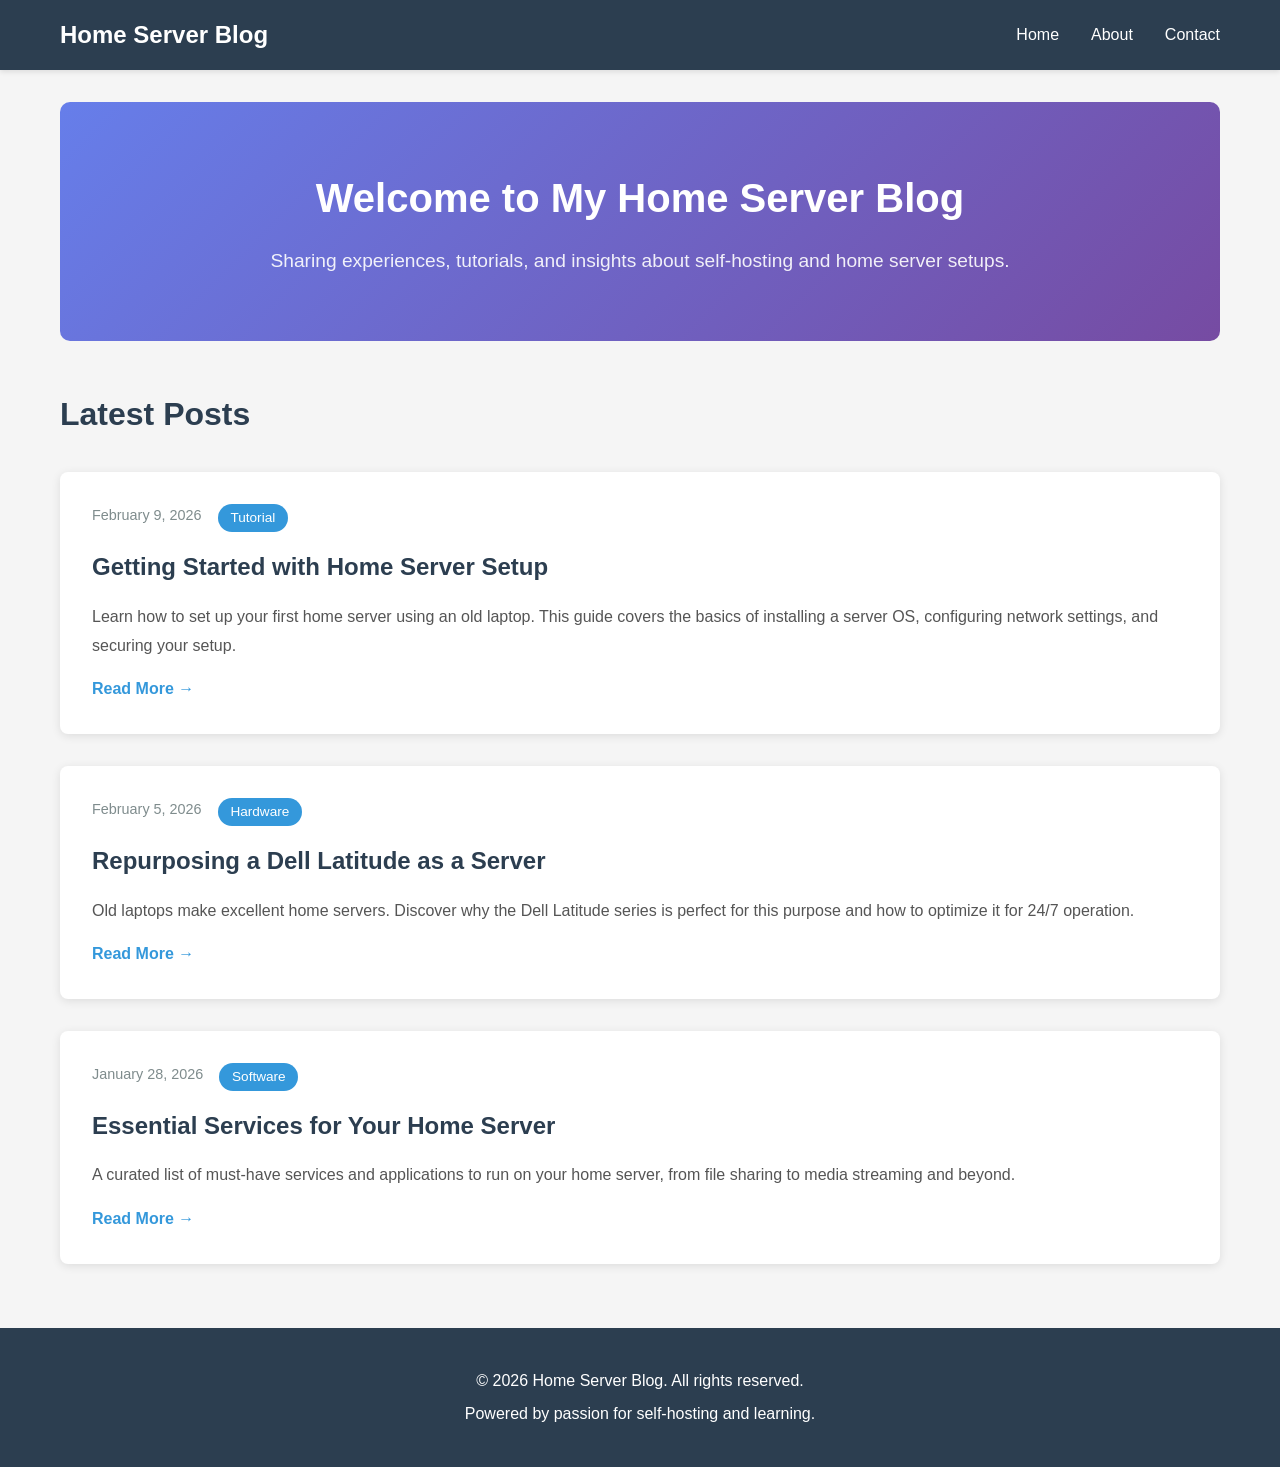
<file: index.html>
<!DOCTYPE html>
<html lang="en">
<head>
    <meta charset="UTF-8">
    <meta name="viewport" content="width=device-width, initial-scale=1.0">
    <title>Home Server Blog</title>
    <link rel="stylesheet" href="style.css">
</head>
<body>
    <header>
        <nav class="navbar">
            <div class="container">
                <h1 class="logo">Home Server Blog</h1>
                <ul class="nav-menu">
                    <li><a href="index.html">Home</a></li>
                    <li><a href="#about">About</a></li>
                    <li><a href="#contact">Contact</a></li>
                </ul>
            </div>
        </nav>
    </header>

    <main class="container">
        <section class="hero">
            <h2>Welcome to My Home Server Blog</h2>
            <p>Sharing experiences, tutorials, and insights about self-hosting and home server setups.</p>
        </section>

        <section class="blog-posts">
            <h3>Latest Posts</h3>
            
            <article class="post-card">
                <div class="post-meta">
                    <span class="post-date">February 9, 2026</span>
                    <span class="post-category">Tutorial</span>
                </div>
                <h4><a href="sample-post.html">Getting Started with Home Server Setup</a></h4>
                <p>Learn how to set up your first home server using an old laptop. This guide covers the basics of installing a server OS, configuring network settings, and securing your setup.</p>
                <a href="sample-post.html" class="read-more">Read More →</a>
            </article>

            <article class="post-card">
                <div class="post-meta">
                    <span class="post-date">February 5, 2026</span>
                    <span class="post-category">Hardware</span>
                </div>
                <h4><a href="#">Repurposing a Dell Latitude as a Server</a></h4>
                <p>Old laptops make excellent home servers. Discover why the Dell Latitude series is perfect for this purpose and how to optimize it for 24/7 operation.</p>
                <a href="#" class="read-more">Read More →</a>
            </article>

            <article class="post-card">
                <div class="post-meta">
                    <span class="post-date">January 28, 2026</span>
                    <span class="post-category">Software</span>
                </div>
                <h4><a href="#">Essential Services for Your Home Server</a></h4>
                <p>A curated list of must-have services and applications to run on your home server, from file sharing to media streaming and beyond.</p>
                <a href="#" class="read-more">Read More →</a>
            </article>
        </section>
    </main>

    <footer>
        <div class="container">
            <p>&copy; 2026 Home Server Blog. All rights reserved.</p>
            <p>Powered by passion for self-hosting and learning.</p>
        </div>
    </footer>
</body>
</html>
</file>
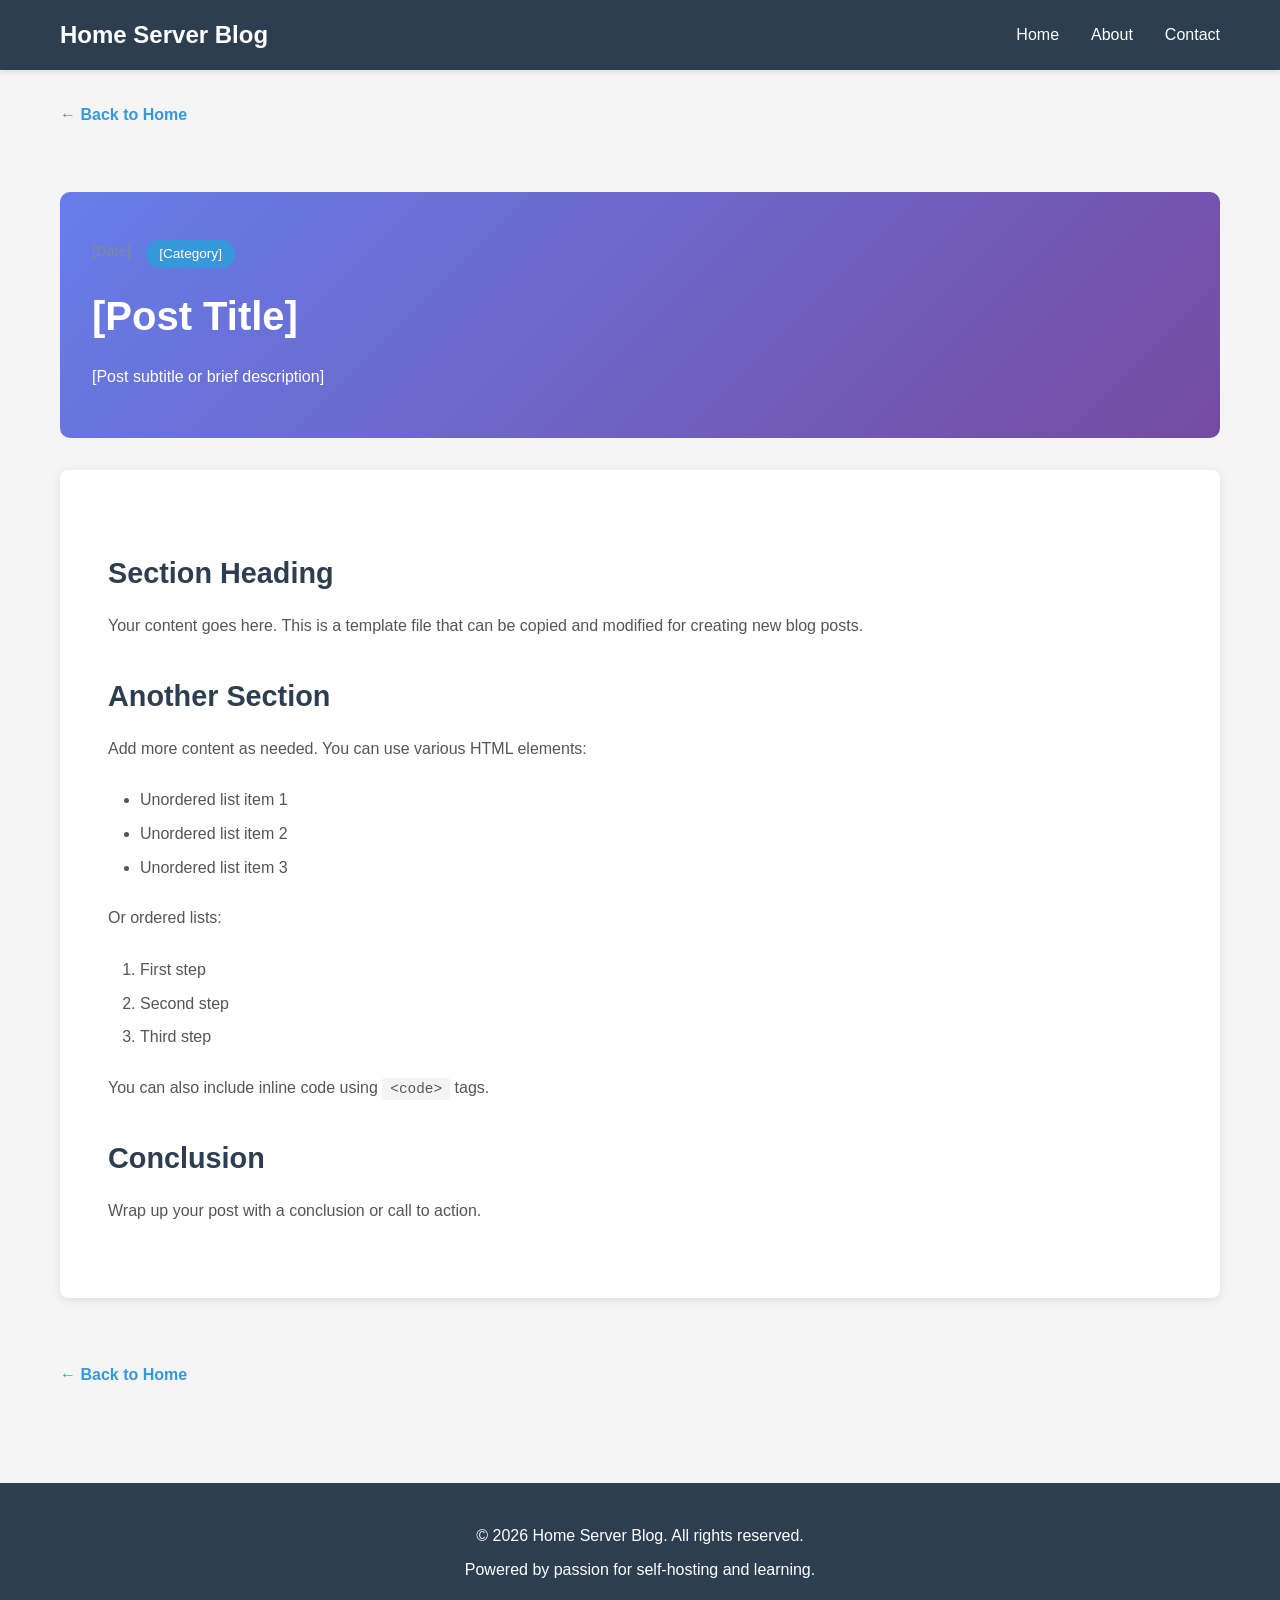
<file: post-template.html>
<!DOCTYPE html>
<html lang="en">
<head>
    <meta charset="UTF-8">
    <meta name="viewport" content="width=device-width, initial-scale=1.0">
    <title>[Post Title] - Home Server Blog</title>
    <link rel="stylesheet" href="style.css">
</head>
<body>
    <header>
        <nav class="navbar">
            <div class="container">
                <h1 class="logo">Home Server Blog</h1>
                <ul class="nav-menu">
                    <li><a href="index.html">Home</a></li>
                    <li><a href="#about">About</a></li>
                    <li><a href="#contact">Contact</a></li>
                </ul>
            </div>
        </nav>
    </header>

    <main class="container">
        <a href="index.html" class="back-link">← Back to Home</a>

        <article>
            <div class="article-header">
                <div class="post-meta">
                    <span class="post-date">[Date]</span>
                    <span class="post-category">[Category]</span>
                </div>
                <h2>[Post Title]</h2>
                <p>[Post subtitle or brief description]</p>
            </div>

            <div class="article-content">
                <h3>Section Heading</h3>
                <p>
                    Your content goes here. This is a template file that can be copied 
                    and modified for creating new blog posts.
                </p>

                <h3>Another Section</h3>
                <p>
                    Add more content as needed. You can use various HTML elements:
                </p>
                <ul>
                    <li>Unordered list item 1</li>
                    <li>Unordered list item 2</li>
                    <li>Unordered list item 3</li>
                </ul>

                <p>
                    Or ordered lists:
                </p>
                <ol>
                    <li>First step</li>
                    <li>Second step</li>
                    <li>Third step</li>
                </ol>

                <p>
                    You can also include inline code using <code>&lt;code&gt;</code> tags.
                </p>

                <h3>Conclusion</h3>
                <p>
                    Wrap up your post with a conclusion or call to action.
                </p>
            </div>
        </article>

        <a href="index.html" class="back-link">← Back to Home</a>
    </main>

    <footer>
        <div class="container">
            <p>&copy; 2026 Home Server Blog. All rights reserved.</p>
            <p>Powered by passion for self-hosting and learning.</p>
        </div>
    </footer>
</body>
</html>
</file>
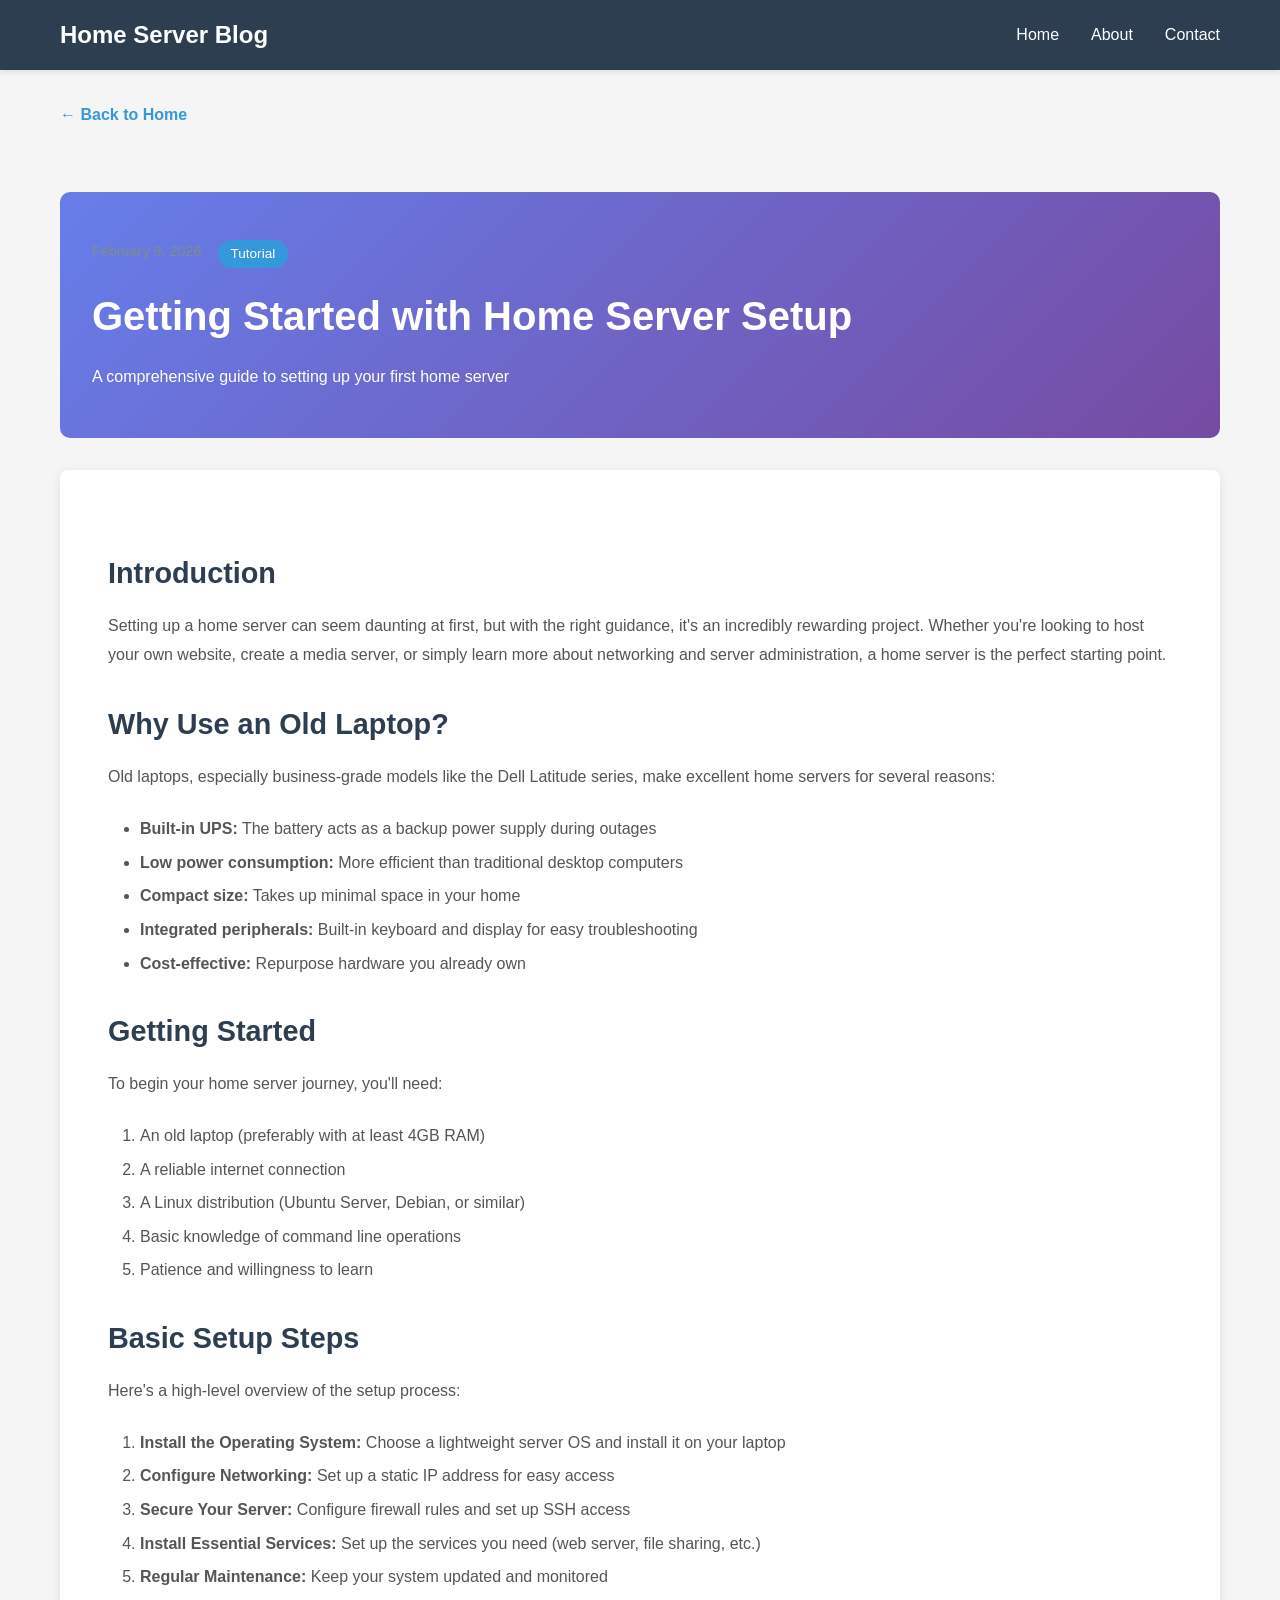
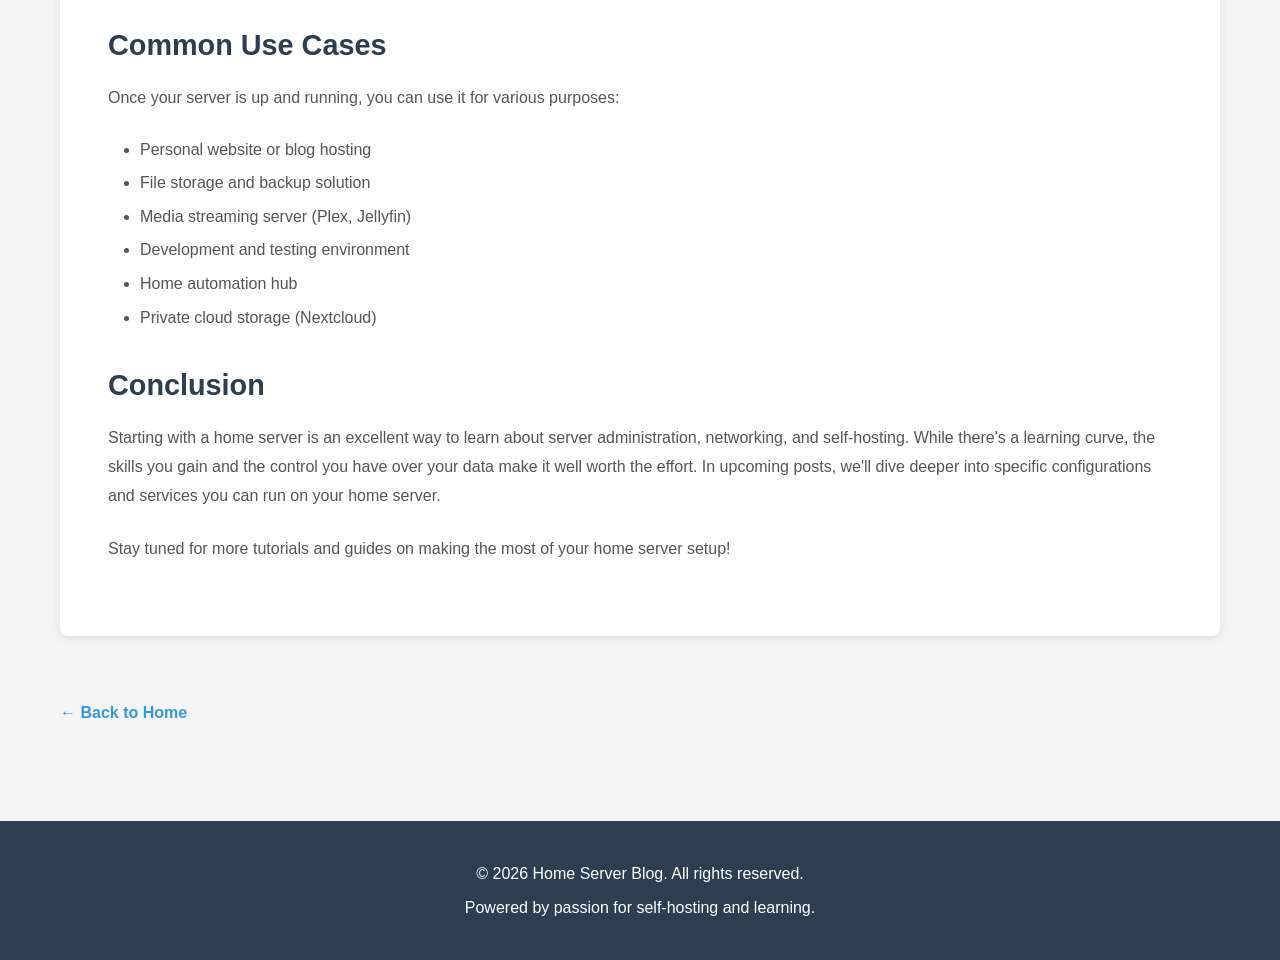
<file: sample-post.html>
<!DOCTYPE html>
<html lang="en">
<head>
    <meta charset="UTF-8">
    <meta name="viewport" content="width=device-width, initial-scale=1.0">
    <title>Getting Started with Home Server Setup - Home Server Blog</title>
    <link rel="stylesheet" href="style.css">
</head>
<body>
    <header>
        <nav class="navbar">
            <div class="container">
                <h1 class="logo">Home Server Blog</h1>
                <ul class="nav-menu">
                    <li><a href="index.html">Home</a></li>
                    <li><a href="#about">About</a></li>
                    <li><a href="#contact">Contact</a></li>
                </ul>
            </div>
        </nav>
    </header>

    <main class="container">
        <a href="index.html" class="back-link">← Back to Home</a>

        <article>
            <div class="article-header">
                <div class="post-meta">
                    <span class="post-date">February 9, 2026</span>
                    <span class="post-category">Tutorial</span>
                </div>
                <h2>Getting Started with Home Server Setup</h2>
                <p>A comprehensive guide to setting up your first home server</p>
            </div>

            <div class="article-content">
                <h3>Introduction</h3>
                <p>
                    Setting up a home server can seem daunting at first, but with the right guidance, 
                    it's an incredibly rewarding project. Whether you're looking to host your own 
                    website, create a media server, or simply learn more about networking and server 
                    administration, a home server is the perfect starting point.
                </p>

                <h3>Why Use an Old Laptop?</h3>
                <p>
                    Old laptops, especially business-grade models like the Dell Latitude series, 
                    make excellent home servers for several reasons:
                </p>
                <ul>
                    <li><strong>Built-in UPS:</strong> The battery acts as a backup power supply during outages</li>
                    <li><strong>Low power consumption:</strong> More efficient than traditional desktop computers</li>
                    <li><strong>Compact size:</strong> Takes up minimal space in your home</li>
                    <li><strong>Integrated peripherals:</strong> Built-in keyboard and display for easy troubleshooting</li>
                    <li><strong>Cost-effective:</strong> Repurpose hardware you already own</li>
                </ul>

                <h3>Getting Started</h3>
                <p>
                    To begin your home server journey, you'll need:
                </p>
                <ol>
                    <li>An old laptop (preferably with at least 4GB RAM)</li>
                    <li>A reliable internet connection</li>
                    <li>A Linux distribution (Ubuntu Server, Debian, or similar)</li>
                    <li>Basic knowledge of command line operations</li>
                    <li>Patience and willingness to learn</li>
                </ol>

                <h3>Basic Setup Steps</h3>
                <p>
                    Here's a high-level overview of the setup process:
                </p>
                <ol>
                    <li><strong>Install the Operating System:</strong> Choose a lightweight server OS and install it on your laptop</li>
                    <li><strong>Configure Networking:</strong> Set up a static IP address for easy access</li>
                    <li><strong>Secure Your Server:</strong> Configure firewall rules and set up SSH access</li>
                    <li><strong>Install Essential Services:</strong> Set up the services you need (web server, file sharing, etc.)</li>
                    <li><strong>Regular Maintenance:</strong> Keep your system updated and monitored</li>
                </ol>

                <h3>Common Use Cases</h3>
                <p>
                    Once your server is up and running, you can use it for various purposes:
                </p>
                <ul>
                    <li>Personal website or blog hosting</li>
                    <li>File storage and backup solution</li>
                    <li>Media streaming server (Plex, Jellyfin)</li>
                    <li>Development and testing environment</li>
                    <li>Home automation hub</li>
                    <li>Private cloud storage (Nextcloud)</li>
                </ul>

                <h3>Conclusion</h3>
                <p>
                    Starting with a home server is an excellent way to learn about server administration, 
                    networking, and self-hosting. While there's a learning curve, the skills you gain 
                    and the control you have over your data make it well worth the effort. In upcoming 
                    posts, we'll dive deeper into specific configurations and services you can run on 
                    your home server.
                </p>
                <p>
                    Stay tuned for more tutorials and guides on making the most of your home server setup!
                </p>
            </div>
        </article>

        <a href="index.html" class="back-link">← Back to Home</a>
    </main>

    <footer>
        <div class="container">
            <p>&copy; 2026 Home Server Blog. All rights reserved.</p>
            <p>Powered by passion for self-hosting and learning.</p>
        </div>
    </footer>
</body>
</html>
</file>
<file: style.css>
/* Reset and Base Styles */
* {
    margin: 0;
    padding: 0;
    box-sizing: border-box;
}

body {
    font-family: -apple-system, BlinkMacSystemFont, 'Segoe UI', Roboto, 'Helvetica Neue', Arial, sans-serif;
    line-height: 1.6;
    color: #333;
    background-color: #f5f5f5;
}

.container {
    max-width: 1200px;
    margin: 0 auto;
    padding: 0 20px;
}

/* Header and Navigation */
header {
    background-color: #2c3e50;
    color: white;
    box-shadow: 0 2px 5px rgba(0,0,0,0.1);
}

.navbar {
    padding: 1rem 0;
}

.navbar .container {
    display: flex;
    justify-content: space-between;
    align-items: center;
}

.logo {
    font-size: 1.5rem;
    font-weight: bold;
}

.nav-menu {
    display: flex;
    list-style: none;
    gap: 2rem;
}

.nav-menu a {
    color: white;
    text-decoration: none;
    transition: color 0.3s;
}

.nav-menu a:hover {
    color: #3498db;
}

/* Hero Section */
.hero {
    background: linear-gradient(135deg, #667eea 0%, #764ba2 100%);
    color: white;
    padding: 4rem 2rem;
    margin: 2rem 0;
    border-radius: 10px;
    text-align: center;
}

.hero h2 {
    font-size: 2.5rem;
    margin-bottom: 1rem;
}

.hero p {
    font-size: 1.2rem;
    opacity: 0.9;
}

/* Blog Posts Section */
.blog-posts {
    margin: 3rem 0;
}

.blog-posts h3 {
    font-size: 2rem;
    margin-bottom: 2rem;
    color: #2c3e50;
}

.post-card {
    background: white;
    padding: 2rem;
    margin-bottom: 2rem;
    border-radius: 8px;
    box-shadow: 0 2px 10px rgba(0,0,0,0.1);
    transition: transform 0.3s, box-shadow 0.3s;
}

.post-card:hover {
    transform: translateY(-5px);
    box-shadow: 0 5px 20px rgba(0,0,0,0.15);
}

.post-meta {
    display: flex;
    gap: 1rem;
    margin-bottom: 1rem;
    font-size: 0.9rem;
}

.post-date {
    color: #7f8c8d;
}

.post-category {
    background-color: #3498db;
    color: white;
    padding: 0.2rem 0.8rem;
    border-radius: 15px;
    font-size: 0.85rem;
}

.post-card h4 {
    font-size: 1.5rem;
    margin-bottom: 1rem;
}

.post-card h4 a {
    color: #2c3e50;
    text-decoration: none;
    transition: color 0.3s;
}

.post-card h4 a:hover {
    color: #3498db;
}

.post-card p {
    color: #555;
    margin-bottom: 1rem;
    line-height: 1.8;
}

.read-more {
    color: #3498db;
    text-decoration: none;
    font-weight: 600;
    transition: color 0.3s;
}

.read-more:hover {
    color: #2980b9;
}

/* Article Content (for blog post pages) */
.article-header {
    background: linear-gradient(135deg, #667eea 0%, #764ba2 100%);
    color: white;
    padding: 3rem 2rem;
    margin: 2rem 0;
    border-radius: 10px;
}

.article-header h2 {
    font-size: 2.5rem;
    margin-bottom: 1rem;
}

.article-content {
    background: white;
    padding: 3rem;
    margin: 2rem 0;
    border-radius: 8px;
    box-shadow: 0 2px 10px rgba(0,0,0,0.1);
}

.article-content h3 {
    color: #2c3e50;
    margin-top: 2rem;
    margin-bottom: 1rem;
    font-size: 1.8rem;
}

.article-content p {
    margin-bottom: 1.5rem;
    line-height: 1.8;
    color: #555;
}

.article-content ul, .article-content ol {
    margin: 1.5rem 0;
    padding-left: 2rem;
}

.article-content li {
    margin-bottom: 0.5rem;
    color: #555;
}

.article-content code {
    background-color: #f4f4f4;
    padding: 0.2rem 0.5rem;
    border-radius: 3px;
    font-family: 'Courier New', monospace;
    font-size: 0.9rem;
}

.back-link {
    display: inline-block;
    margin: 2rem 0;
    color: #3498db;
    text-decoration: none;
    font-weight: 600;
}

.back-link:hover {
    color: #2980b9;
}

/* Footer */
footer {
    background-color: #2c3e50;
    color: white;
    text-align: center;
    padding: 2rem 0;
    margin-top: 4rem;
}

footer p {
    margin: 0.5rem 0;
}

/* Responsive Design */
@media (max-width: 768px) {
    .navbar .container {
        flex-direction: column;
        gap: 1rem;
    }

    .nav-menu {
        gap: 1rem;
    }

    .hero h2 {
        font-size: 2rem;
    }

    .hero p {
        font-size: 1rem;
    }

    .article-content {
        padding: 1.5rem;
    }

    .post-card {
        padding: 1.5rem;
    }
}
</file>
